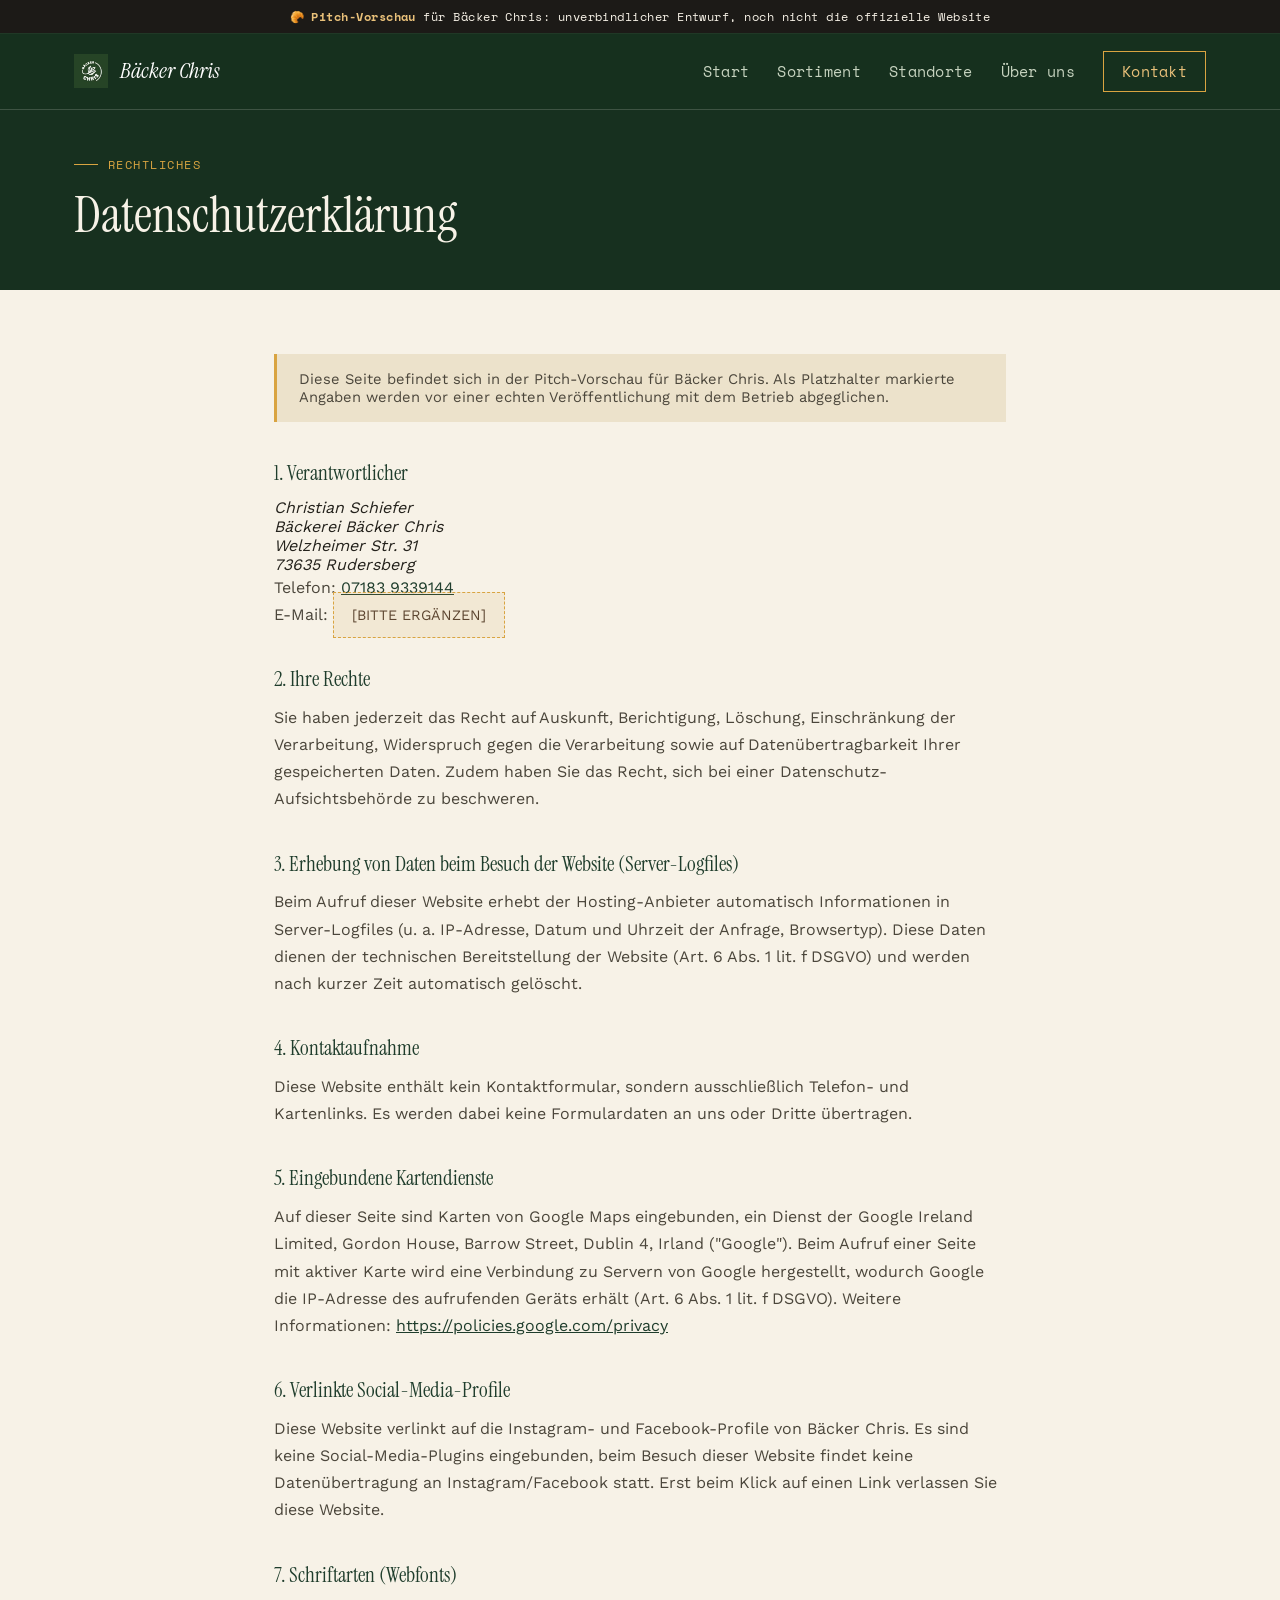
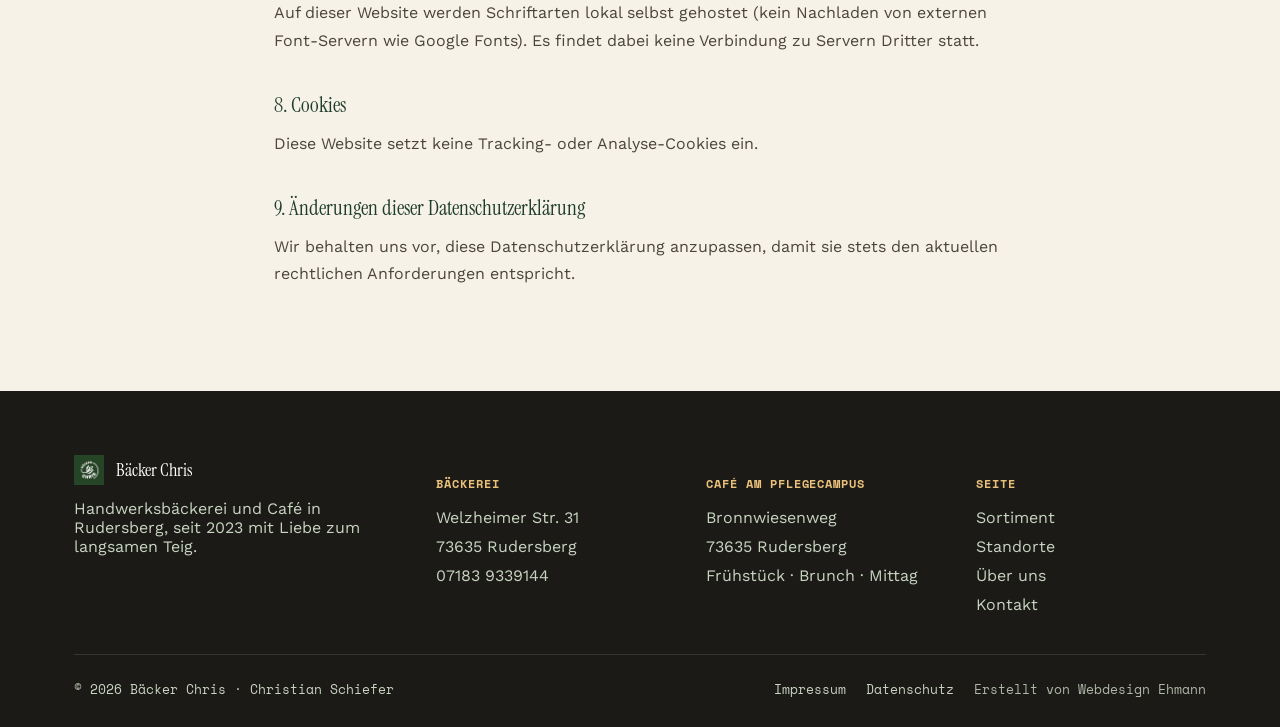
<file: datenschutz.html>
<!DOCTYPE html>
<html lang="de">
<head>
<meta charset="UTF-8">
<meta name="viewport" content="width=device-width, initial-scale=1.0">
<title>Datenschutz | Bäcker Chris Rudersberg</title>
<meta name="description" content="Datenschutzerklärung von Bäcker Chris, Christian Schiefer, Rudersberg.">
<link rel="icon" href="assets/images/favicon-32.png" type="image/png">
<link rel="apple-touch-icon" href="assets/images/apple-touch-icon.png">
<link rel="stylesheet" href="css/fonts.css">
<link rel="stylesheet" href="css/style.css">
</head>
<body>
<a class="skip-link" href="#main">Zum Inhalt springen</a>
<div class="pitch-banner">🥐 <strong>Pitch-Vorschau</strong> für Bäcker Chris: unverbindlicher Entwurf, noch nicht die offizielle Website</div>

<header class="site-nav">
  <div class="nav-main">
    <div class="container">
      <a class="brand" href="index.html">
        <img src="assets/images/logo.webp" alt="" width="34" height="34">
        Bäcker Chris
      </a>
      <nav class="nav-links" id="nav-links">
        <span class="nav-indicator" aria-hidden="true"></span>
        <a href="index.html">Start</a>
        <a href="sortiment.html">Sortiment</a>
        <a href="standorte.html">Standorte</a>
        <a href="ueber-uns.html">Über uns</a>
        <a href="kontakt.html" class="nav-cta">Kontakt</a>
      </nav>
      <button class="nav-toggle" aria-label="Menü öffnen" aria-expanded="false" aria-controls="nav-links"><span></span></button>
    </div>
  </div>
</header>

<main id="main">
  <div class="legal-hero">
    <div class="container">
      <span class="eyebrow">Rechtliches</span>
      <h1>Datenschutzerklärung</h1>
    </div>
  </div>

  <div class="legal-content">
    <div class="container">
      <div class="placeholder-note">Diese Seite befindet sich in der Pitch-Vorschau für Bäcker Chris. Als Platzhalter markierte Angaben werden vor einer echten Veröffentlichung mit dem Betrieb abgeglichen.</div>

      <h2>1. Verantwortlicher</h2>
      <address>
        Christian Schiefer<br>
        Bäckerei Bäcker Chris<br>
        Welzheimer Str. 31<br>
        73635 Rudersberg
      </address>
      <p>Telefon: <a href="tel:+4971839339144">07183 9339144</a><br>E-Mail: <span class="legal-placeholder">[BITTE ERGÄNZEN]</span></p>

      <h2>2. Ihre Rechte</h2>
      <p>Sie haben jederzeit das Recht auf Auskunft, Berichtigung, Löschung, Einschränkung der Verarbeitung, Widerspruch gegen die Verarbeitung sowie auf Datenübertragbarkeit Ihrer gespeicherten Daten. Zudem haben Sie das Recht, sich bei einer Datenschutz-Aufsichtsbehörde zu beschweren.</p>

      <h2>3. Erhebung von Daten beim Besuch der Website (Server-Logfiles)</h2>
      <p>Beim Aufruf dieser Website erhebt der Hosting-Anbieter automatisch Informationen in Server-Logfiles (u. a. IP-Adresse, Datum und Uhrzeit der Anfrage, Browsertyp). Diese Daten dienen der technischen Bereitstellung der Website (Art. 6 Abs. 1 lit. f DSGVO) und werden nach kurzer Zeit automatisch gelöscht.</p>

      <h2>4. Kontaktaufnahme</h2>
      <p>Diese Website enthält kein Kontaktformular, sondern ausschließlich Telefon- und Kartenlinks. Es werden dabei keine Formulardaten an uns oder Dritte übertragen.</p>

      <h2>5. Eingebundene Kartendienste</h2>
      <p>Auf dieser Seite sind Karten von Google Maps eingebunden, ein Dienst der Google Ireland Limited, Gordon House, Barrow Street, Dublin 4, Irland ("Google"). Beim Aufruf einer Seite mit aktiver Karte wird eine Verbindung zu Servern von Google hergestellt, wodurch Google die IP-Adresse des aufrufenden Geräts erhält (Art. 6 Abs. 1 lit. f DSGVO). Weitere Informationen: <a href="https://policies.google.com/privacy" target="_blank" rel="noopener">https://policies.google.com/privacy</a></p>

      <h2>6. Verlinkte Social-Media-Profile</h2>
      <p>Diese Website verlinkt auf die Instagram- und Facebook-Profile von Bäcker Chris. Es sind keine Social-Media-Plugins eingebunden, beim Besuch dieser Website findet keine Datenübertragung an Instagram/Facebook statt. Erst beim Klick auf einen Link verlassen Sie diese Website.</p>

      <h2>7. Schriftarten (Webfonts)</h2>
      <p>Auf dieser Website werden Schriftarten lokal selbst gehostet (kein Nachladen von externen Font-Servern wie Google Fonts). Es findet dabei keine Verbindung zu Servern Dritter statt.</p>

      <h2>8. Cookies</h2>
      <p>Diese Website setzt keine Tracking- oder Analyse-Cookies ein.</p>

      <h2>9. Änderungen dieser Datenschutzerklärung</h2>
      <p>Wir behalten uns vor, diese Datenschutzerklärung anzupassen, damit sie stets den aktuellen rechtlichen Anforderungen entspricht.</p>
    </div>
  </div>
</main>

<footer class="site-footer">
  <div class="container">
    <div class="footer-grid">
      <div>
        <div class="footer-brand"><img src="assets/images/logo.webp" alt="" width="32" height="32"> Bäcker Chris</div>
        <p>Handwerksbäckerei und Café in Rudersberg, seit 2023 mit Liebe zum langsamen Teig.</p>
      </div>
      <div class="footer-col"><h5>Bäckerei</h5><ul><li>Welzheimer Str. 31</li><li>73635 Rudersberg</li><li><a href="tel:+4971839339144">07183 9339144</a></li></ul></div>
      <div class="footer-col"><h5>Café am Pflegecampus</h5><ul><li>Bronnwiesenweg</li><li>73635 Rudersberg</li><li>Frühstück · Brunch · Mittag</li></ul></div>
      <div class="footer-col"><h5>Seite</h5><ul><li><a href="sortiment.html">Sortiment</a></li><li><a href="standorte.html">Standorte</a></li><li><a href="ueber-uns.html">Über uns</a></li><li><a href="kontakt.html">Kontakt</a></li></ul></div>
    </div>
    <div class="footer-bottom">
      <div>© 2026 Bäcker Chris · Christian Schiefer</div>
      <div style="display:flex; gap:20px; flex-wrap:wrap;">
        <a href="impressum.html">Impressum</a>
        <a href="datenschutz.html">Datenschutz</a>
        <a href="https://www.webdesign-ehmann.de" target="_blank" rel="noopener" class="footer-credit">Erstellt von Webdesign Ehmann</a>
      </div>
    </div>
  </div>
</footer>

<script src="js/main.js"></script>
</body>
</html>
</file>
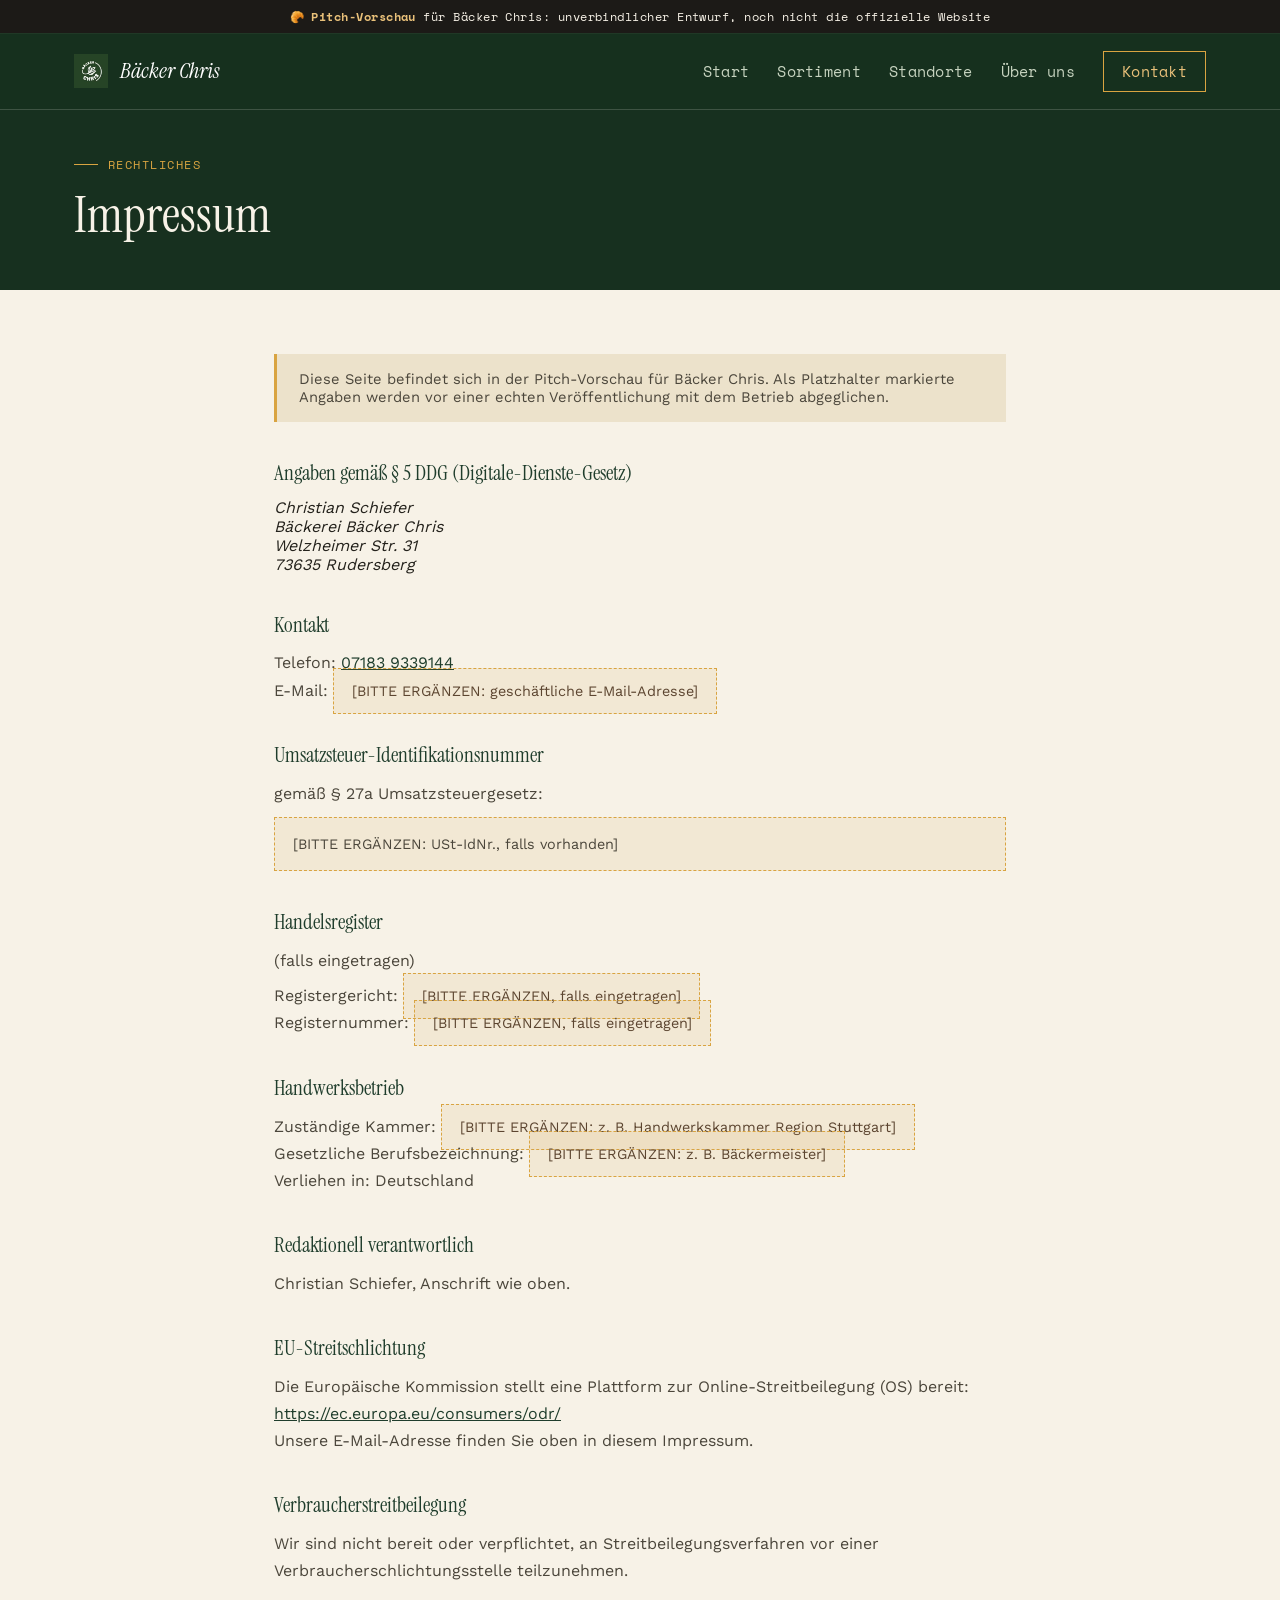
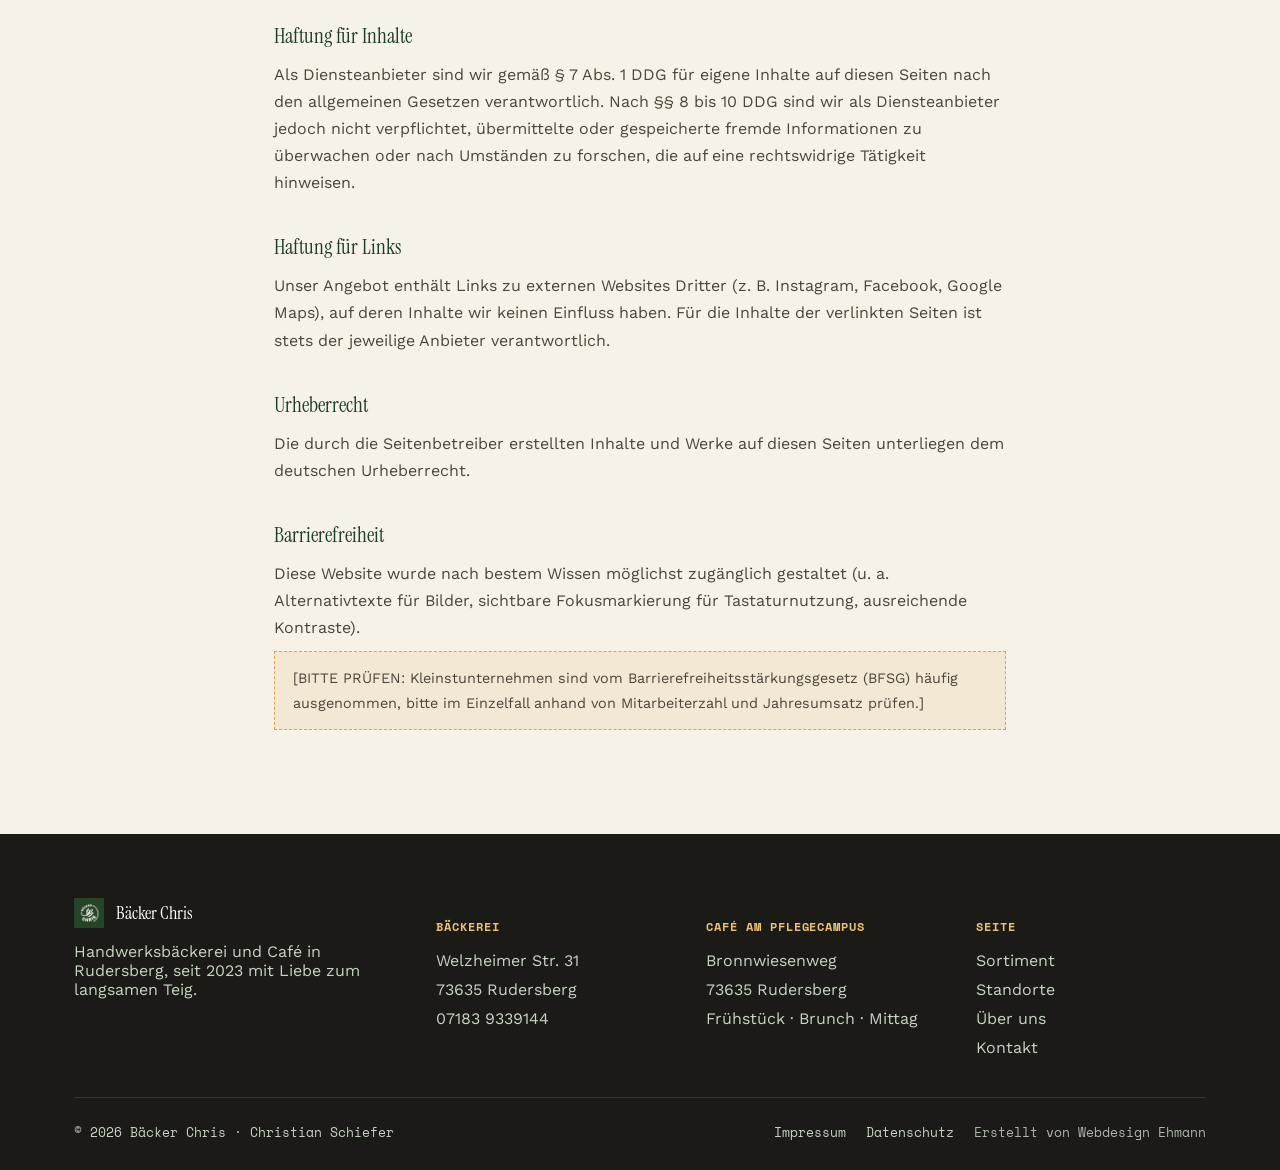
<file: impressum.html>
<!DOCTYPE html>
<html lang="de">
<head>
<meta charset="UTF-8">
<meta name="viewport" content="width=device-width, initial-scale=1.0">
<title>Impressum | Bäcker Chris Rudersberg</title>
<meta name="description" content="Impressum von Bäcker Chris, Christian Schiefer, Rudersberg. Angaben gemäß § 5 DDG.">
<link rel="icon" href="assets/images/favicon-32.png" type="image/png">
<link rel="apple-touch-icon" href="assets/images/apple-touch-icon.png">
<link rel="stylesheet" href="css/fonts.css">
<link rel="stylesheet" href="css/style.css">
</head>
<body>
<a class="skip-link" href="#main">Zum Inhalt springen</a>
<div class="pitch-banner">🥐 <strong>Pitch-Vorschau</strong> für Bäcker Chris: unverbindlicher Entwurf, noch nicht die offizielle Website</div>

<header class="site-nav">
  <div class="nav-main">
    <div class="container">
      <a class="brand" href="index.html">
        <img src="assets/images/logo.webp" alt="" width="34" height="34">
        Bäcker Chris
      </a>
      <nav class="nav-links" id="nav-links">
        <span class="nav-indicator" aria-hidden="true"></span>
        <a href="index.html">Start</a>
        <a href="sortiment.html">Sortiment</a>
        <a href="standorte.html">Standorte</a>
        <a href="ueber-uns.html">Über uns</a>
        <a href="kontakt.html" class="nav-cta">Kontakt</a>
      </nav>
      <button class="nav-toggle" aria-label="Menü öffnen" aria-expanded="false" aria-controls="nav-links"><span></span></button>
    </div>
  </div>
</header>

<main id="main">
  <div class="legal-hero">
    <div class="container">
      <span class="eyebrow">Rechtliches</span>
      <h1>Impressum</h1>
    </div>
  </div>

  <div class="legal-content">
    <div class="container">
      <div class="placeholder-note">Diese Seite befindet sich in der Pitch-Vorschau für Bäcker Chris. Als Platzhalter markierte Angaben werden vor einer echten Veröffentlichung mit dem Betrieb abgeglichen.</div>

      <h2>Angaben gemäß § 5 DDG (Digitale-Dienste-Gesetz)</h2>
      <address>
        Christian Schiefer<br>
        Bäckerei Bäcker Chris<br>
        Welzheimer Str. 31<br>
        73635 Rudersberg
      </address>

      <h2>Kontakt</h2>
      <p>
        Telefon: <a href="tel:+4971839339144">07183 9339144</a><br>
        E-Mail: <span class="legal-placeholder">[BITTE ERGÄNZEN: geschäftliche E-Mail-Adresse]</span>
      </p>

      <h2>Umsatzsteuer-Identifikationsnummer</h2>
      <p>gemäß § 27a Umsatzsteuergesetz:</p>
      <p class="legal-placeholder">[BITTE ERGÄNZEN: USt-IdNr., falls vorhanden]</p>

      <h2>Handelsregister</h2>
      <p>(falls eingetragen)</p>
      <p>
        Registergericht: <span class="legal-placeholder">[BITTE ERGÄNZEN, falls eingetragen]</span><br>
        Registernummer: <span class="legal-placeholder">[BITTE ERGÄNZEN, falls eingetragen]</span>
      </p>

      <h2>Handwerksbetrieb</h2>
      <p>
        Zuständige Kammer: <span class="legal-placeholder">[BITTE ERGÄNZEN: z. B. Handwerkskammer Region Stuttgart]</span><br>
        Gesetzliche Berufsbezeichnung: <span class="legal-placeholder">[BITTE ERGÄNZEN: z. B. Bäckermeister]</span><br>
        Verliehen in: Deutschland
      </p>

      <h2>Redaktionell verantwortlich</h2>
      <p>Christian Schiefer, Anschrift wie oben.</p>

      <h2>EU-Streitschlichtung</h2>
      <p>Die Europäische Kommission stellt eine Plattform zur Online-Streitbeilegung (OS) bereit: <a href="https://ec.europa.eu/consumers/odr/" target="_blank" rel="noopener">https://ec.europa.eu/consumers/odr/</a><br>Unsere E-Mail-Adresse finden Sie oben in diesem Impressum.</p>

      <h2>Verbraucherstreitbeilegung</h2>
      <p>Wir sind nicht bereit oder verpflichtet, an Streitbeilegungsverfahren vor einer Verbraucherschlichtungsstelle teilzunehmen.</p>

      <h2>Haftung für Inhalte</h2>
      <p>Als Diensteanbieter sind wir gemäß § 7 Abs. 1 DDG für eigene Inhalte auf diesen Seiten nach den allgemeinen Gesetzen verantwortlich. Nach §§ 8 bis 10 DDG sind wir als Diensteanbieter jedoch nicht verpflichtet, übermittelte oder gespeicherte fremde Informationen zu überwachen oder nach Umständen zu forschen, die auf eine rechtswidrige Tätigkeit hinweisen.</p>

      <h2>Haftung für Links</h2>
      <p>Unser Angebot enthält Links zu externen Websites Dritter (z. B. Instagram, Facebook, Google Maps), auf deren Inhalte wir keinen Einfluss haben. Für die Inhalte der verlinkten Seiten ist stets der jeweilige Anbieter verantwortlich.</p>

      <h2>Urheberrecht</h2>
      <p>Die durch die Seitenbetreiber erstellten Inhalte und Werke auf diesen Seiten unterliegen dem deutschen Urheberrecht.</p>

      <h2>Barrierefreiheit</h2>
      <p>Diese Website wurde nach bestem Wissen möglichst zugänglich gestaltet (u. a. Alternativtexte für Bilder, sichtbare Fokusmarkierung für Tastaturnutzung, ausreichende Kontraste).</p>
      <p class="legal-placeholder">[BITTE PRÜFEN: Kleinstunternehmen sind vom Barrierefreiheitsstärkungsgesetz (BFSG) häufig ausgenommen, bitte im Einzelfall anhand von Mitarbeiterzahl und Jahresumsatz prüfen.]</p>
    </div>
  </div>
</main>

<footer class="site-footer">
  <div class="container">
    <div class="footer-grid">
      <div>
        <div class="footer-brand"><img src="assets/images/logo.webp" alt="" width="32" height="32"> Bäcker Chris</div>
        <p>Handwerksbäckerei und Café in Rudersberg, seit 2023 mit Liebe zum langsamen Teig.</p>
      </div>
      <div class="footer-col"><h5>Bäckerei</h5><ul><li>Welzheimer Str. 31</li><li>73635 Rudersberg</li><li><a href="tel:+4971839339144">07183 9339144</a></li></ul></div>
      <div class="footer-col"><h5>Café am Pflegecampus</h5><ul><li>Bronnwiesenweg</li><li>73635 Rudersberg</li><li>Frühstück · Brunch · Mittag</li></ul></div>
      <div class="footer-col"><h5>Seite</h5><ul><li><a href="sortiment.html">Sortiment</a></li><li><a href="standorte.html">Standorte</a></li><li><a href="ueber-uns.html">Über uns</a></li><li><a href="kontakt.html">Kontakt</a></li></ul></div>
    </div>
    <div class="footer-bottom">
      <div>© 2026 Bäcker Chris · Christian Schiefer</div>
      <div style="display:flex; gap:20px; flex-wrap:wrap;">
        <a href="impressum.html">Impressum</a>
        <a href="datenschutz.html">Datenschutz</a>
        <a href="https://www.webdesign-ehmann.de" target="_blank" rel="noopener" class="footer-credit">Erstellt von Webdesign Ehmann</a>
      </div>
    </div>
  </div>
</footer>

<script src="js/main.js"></script>
</body>
</html>
</file>
<file: css/fonts.css>
/*
  Selbst gehostete Schriften (DSGVO: keine Google-Fonts-CDN-Anfragen zur Laufzeit).
  Work Sans ist ein Variable Font (ein File deckt den kompletten Schnittbereich ab);
  Instrument Serif und Space Mono existieren bei Google nur als statische Schnitte.
*/

@font-face {
  font-family: 'Instrument Serif';
  font-style: normal;
  font-weight: 400;
  font-display: swap;
  src: url('../assets/fonts/instrument-serif-400.woff2') format('woff2');
}

@font-face {
  font-family: 'Instrument Serif';
  font-style: italic;
  font-weight: 400;
  font-display: swap;
  src: url('../assets/fonts/instrument-serif-italic.woff2') format('woff2');
}

@font-face {
  font-family: 'Work Sans';
  font-style: normal;
  font-weight: 300 800;
  font-display: swap;
  src: url('../assets/fonts/work-sans-variable.woff2') format('woff2-variations');
}

@font-face {
  font-family: 'Space Mono';
  font-style: normal;
  font-weight: 400;
  font-display: swap;
  src: url('../assets/fonts/space-mono-400.woff2') format('woff2');
}

@font-face {
  font-family: 'Space Mono';
  font-style: normal;
  font-weight: 700;
  font-display: swap;
  src: url('../assets/fonts/space-mono-700.woff2') format('woff2');
}
</file>
<file: css/style.css>
﻿/* ============ Tokens ============ */
:root {
  --green: #1f3d2c;
  --green-light: #2f5741;
  --green-dark: #17301f;
  --steel: #1c1a17;
  --steel-light: #45423c;
  --gold: #d9a441;
  --gold-light: #e9c17a;
  --gold-muted: #c98f2e;
  --cream: #f7f2e7;
  --cream-dark: #ece2cb;
  --wood: #8a6a4a;
  --wood-dark: #5c4530;
  --white: #ffffff;

  --text: #24221c;
  --text-light: #4b463b;
  --text-on-dark: #f7f2e7;
  --text-on-dark-light: #c7d4c0;

  --font-display: 'Instrument Serif', Georgia, serif;
  --font-sans: 'Work Sans', Arial, sans-serif;
  --font-mono: 'Space Mono', 'Courier New', monospace;

  --shadow-sm: 0 2px 8px rgba(32, 30, 27, 0.08);
  --shadow-md: 0 8px 28px rgba(32, 30, 27, 0.14);

  --radius: 100px;
  --transition: 0.35s cubic-bezier(0.4, 0, 0.2, 1);
  --container: 1180px;
}

/* ============ Reset ============ */
*, *::before, *::after { box-sizing: border-box; font-synthesis-weight: none; }
html { scroll-behavior: smooth; }
@media (prefers-reduced-motion: reduce) {
  html { scroll-behavior: auto; }
  *, *::before, *::after { animation-duration: 0.001ms !important; animation-iteration-count: 1 !important; transition-duration: 0.001ms !important; }
}
body {
  margin: 0;
  font-family: var(--font-sans);
  color: var(--text);
  background: var(--cream);
  -webkit-font-smoothing: antialiased;
  overflow-x: hidden;
}
img { max-width: 100%; display: block; }
a { color: inherit; text-decoration: none; }
ul { list-style: none; margin: 0; padding: 0; }
h1, h2, h3, h4 { font-family: var(--font-display); margin: 0; font-weight: 400; line-height: 1.05; }
p { margin: 0; }
button { font-family: inherit; cursor: pointer; }
.container { max-width: var(--container); margin: 0 auto; padding: 0 24px; }

/* ============ Pitch-Vorschau-Banner ============ */
.pitch-banner {
  background: var(--steel);
  color: var(--text-on-dark);
  font-family: var(--font-mono);
  font-size: 0.72rem;
  letter-spacing: 0.04em;
  text-align: center;
  padding: 8px 16px;
}
.pitch-banner strong { color: var(--gold-light); }

/* ============ Nav (glassmorphism, floats over hero/page-hero) ============ */
.site-nav { position: sticky; top: 0; z-index: 100; margin-bottom: -76px; }
.nav-main {
  background: rgba(23, 48, 31, 0.96);
  border-bottom: 1px solid rgba(244, 241, 232, 0.18);
}
.nav-main .container {
  display: flex;
  align-items: center;
  justify-content: space-between;
  height: 76px;
}
.brand {
  display: flex;
  align-items: center;
  gap: 12px;
  font-family: var(--font-display);
  font-style: italic;
  font-weight: 600;
  font-size: 1.35rem;
  color: var(--white);
}
.brand img { width: 34px; height: 34px; }
.nav-links {
  position: relative;
  display: flex;
  gap: 28px;
  align-items: center;
}
.nav-indicator {
  position: absolute;
  top: 50%;
  left: 0;
  height: 34px;
  width: 0;
  transform: translateY(-50%);
  background: rgba(244, 241, 232, 0.14);
  border: 1px solid rgba(244, 241, 232, 0.16);
  opacity: 0;
  transition: left var(--transition), width var(--transition), opacity 0.2s;
  pointer-events: none;
  z-index: 0;
}
@media (max-width: 860px) { .nav-indicator { display: none; } }
.nav-links a {
  position: relative;
  z-index: 1;
  font-size: 0.92rem;
  font-weight: 500;
  padding: 6px 0;
  font-family: var(--font-mono);
  letter-spacing: 0.02em;
  color: var(--text-on-dark-light);
  transition: color var(--transition);
}
.nav-links a:hover, .nav-links a[aria-current="page"] { color: var(--white); }
.nav-cta {
  border: 1.5px solid var(--gold);
  padding: 9px 18px !important;
  color: var(--gold-light) !important;
}
.nav-cta:hover { background: var(--gold); color: var(--steel) !important; }
.nav-toggle {
  display: none;
  background: none;
  border: none;
  width: 44px;
  height: 44px;
  position: relative;
}
.nav-toggle span {
  position: absolute;
  left: 10px;
  right: 10px;
  top: 21px;
  height: 2px;
  background: var(--cream);
  transition: transform var(--transition), opacity var(--transition);
}
.nav-toggle span::before, .nav-toggle span::after {
  content: '';
  position: absolute;
  left: 0;
  right: 0;
  height: 2px;
  background: var(--cream);
  transition: transform var(--transition), opacity var(--transition);
}
.nav-toggle span::before { top: -8px; }
.nav-toggle span::after { top: 8px; }
.nav-toggle[aria-expanded="true"] span { background: transparent; }
.nav-toggle[aria-expanded="true"] span::before { transform: translateY(8px) rotate(45deg); }
.nav-toggle[aria-expanded="true"] span::after { transform: translateY(-8px) rotate(-45deg); }

@media (max-width: 860px) {
  .nav-toggle { display: block; }
  .nav-links {
    position: absolute;
    top: 100%;
    left: 0;
    right: 0;
    height: 100vh;
    flex-direction: column;
    align-items: flex-start;
    justify-content: flex-start;
    padding: 32px 24px;
    gap: 4px;
    background: var(--green-dark);
    transform: translateX(100%);
    transition: transform var(--transition);
  }
  .nav-links.open { transform: translateX(0); }
  .nav-links a { color: var(--text-on-dark); width: 100%; font-size: 1.2rem; padding: 16px 0; border-bottom: 1px solid rgba(244,241,232,0.12); }
  .nav-cta { border-color: rgba(244,241,232,0.4); color: var(--text-on-dark) !important; margin-top: 12px; text-align: center; }
}

/* ============ Buttons ============ */
.btn {
  display: inline-flex;
  align-items: center;
  gap: 10px;
  padding: 15px 28px;
  border-radius: var(--radius);
  font-weight: 700;
  font-size: 1.02rem;
  letter-spacing: 0.01em;
  font-family: var(--font-sans);
  border: 2px solid transparent;
  position: relative;
  overflow: hidden;
  isolation: isolate;
  cursor: pointer;
  transition: transform 0.4s cubic-bezier(0.34, 1.56, 0.64, 1), box-shadow 0.35s ease, background 0.35s ease, color 0.3s ease, border-color 0.3s ease;
}
.btn:active { transform: scale(0.97) translateY(1px); }

.btn-primary {
  background: var(--gold);
  color: var(--steel);
  border-color: var(--gold);
  box-shadow: 0 4px 0 rgba(0,0,0,0.22);
}
.btn-primary:hover { background: var(--gold-light); border-color: var(--gold-light); transform: translateY(-2px); box-shadow: 0 6px 0 rgba(0,0,0,0.22); }
.btn-primary:active { transform: translateY(2px); box-shadow: 0 1px 0 rgba(0,0,0,0.22); }

.btn-ghost { border-color: var(--text-on-dark); color: var(--text-on-dark); background: rgba(16,28,20,0.45); backdrop-filter: blur(4px); -webkit-backdrop-filter: blur(4px); }
.btn-ghost:hover { border-color: var(--text-on-dark); background: rgba(244,241,232,0.12); transform: translateY(-2px); box-shadow: 0 12px 24px -12px rgba(0,0,0,0.45); }

.btn-outline { border-color: var(--green); color: var(--green); }
.btn-outline:hover { background: var(--green); color: var(--text-on-dark); transform: translateY(-2px); box-shadow: 0 12px 24px -12px rgba(31,61,44,0.4); }

.btn-text { font-family: var(--font-mono); font-size: 0.92rem; border-bottom: 1.5px solid var(--gold); padding-bottom: 3px; display: inline-flex; gap: 8px; }
.btn-text:hover { color: var(--green); border-color: var(--green); }

.btn__ripple {
  position: absolute;
  border-radius: 50%;
  background: rgba(255,255,255,0.55);
  transform: translate(-50%, -50%) scale(0);
  pointer-events: none;
  animation: btn-ripple 0.6s ease-out forwards;
}
@keyframes btn-ripple {
  to { transform: translate(-50%, -50%) scale(1); opacity: 0; }
}
@media (prefers-reduced-motion: reduce) {
  .btn, .btn-primary::before { transition: none; }
  .btn__ripple { display: none; }
}

/* ============ Eyebrow / section headers ============ */
.eyebrow {
  font-family: var(--font-mono);
  font-size: 0.78rem;
  letter-spacing: 0.12em;
  text-transform: uppercase;
  color: var(--gold);
  display: inline-flex;
  align-items: center;
  gap: 10px;
  margin-bottom: 14px;
}
.eyebrow::before { content: ''; width: 24px; height: 1px; background: var(--gold); }

section { padding: 0; }

/* ============ Hero ============ */
.hero {
  position: relative;
  min-height: 100vh;
  display: grid;
  color: var(--text-on-dark);
  overflow: hidden;
}
.hero__bg { position: absolute; inset: 0; z-index: 0; }
.hero__bg img { width: 100%; height: 100%; object-fit: cover; object-position: 55% 35%; }
.hero__bg::after {
  content: '';
  position: absolute;
  inset: 0;
  background:
    linear-gradient(200deg, rgba(22,38,15,0.9) 8%, rgba(22,38,15,0.35) 42%, rgba(20,18,16,0.25) 70%, rgba(20,18,16,0.7) 100%),
    linear-gradient(90deg, rgba(14,24,17,0.72) 0%, rgba(14,24,17,0.45) 45%, rgba(14,24,17,0) 75%);
}
.hero__grid {
  position: relative;
  z-index: 1;
  max-width: var(--container);
  margin: 0 auto;
  padding: 96px 24px 72px;
  width: 100%;
  min-height: 100vh;
  display: flex;
  flex-direction: column;
  justify-content: flex-end;
}
.hero__main { max-width: 640px; }
.hero__trust { display: flex; gap: 10px; flex-wrap: wrap; margin-bottom: 22px; }
.glass-chip {
  display: inline-flex;
  align-items: center;
  gap: 7px;
  background: rgba(244, 241, 232, 0.16);
  backdrop-filter: blur(10px) saturate(180%);
  -webkit-backdrop-filter: blur(10px) saturate(180%);
  border: 1.5px solid rgba(217, 164, 65, 0.55);
  padding: 10px 20px;
  font-family: var(--font-mono);
  font-size: 0.82rem;
  font-weight: 600;
  color: var(--text-on-dark-light);
  box-shadow: 0 6px 18px -8px rgba(0,0,0,0.5), 0 0 0 1px rgba(255,255,255,0.05) inset;
}
.glass-chip__star { color: var(--gold); font-size: 0.95rem; }
.glass-chip strong { color: var(--gold-light); font-weight: 700; }
.hero h1 {
  font-size: clamp(3.1rem, 7.4vw, 5.6rem);
  text-wrap: balance;
  max-width: 15ch;
  background: linear-gradient(90deg, var(--cream) 0%, var(--gold) 45%, #a9c79a 75%, var(--gold) 100%);
  -webkit-background-clip: text;
  background-clip: text;
  color: transparent;
}
.hero h1 em { font-style: italic; }
.hero p.lede { max-width: 46ch; font-size: 1.25rem; line-height: 1.6; color: var(--cream); text-shadow: 0 1px 12px rgba(0,0,0,0.5); margin-top: 20px; }
.hero__actions { display: flex; gap: 20px; margin-top: 32px; flex-wrap: wrap; }
@media (max-width: 700px) {
  .hero__grid { padding: 108px 20px 48px; }
}

@keyframes fade-slide-up { from { opacity: 0; transform: translateY(22px); } to { opacity: 1; transform: translateY(0); } }
.hero__trust, .hero h1, .hero p.lede, .hero__actions {
  animation: fade-slide-up 0.8s cubic-bezier(0.16, 1, 0.3, 1) both;
}
.hero h1 { animation-delay: 0.08s; }
.hero p.lede { animation-delay: 0.18s; }
.hero__actions { animation-delay: 0.28s; }
@media (prefers-reduced-motion: reduce) {
  .hero__trust, .hero h1, .hero p.lede, .hero__actions { animation: none; }
}

/* ============ Gradient headline text (Landingpage-Signatur) ============ */
.grad-text {
  background: linear-gradient(90deg, var(--green) 0%, var(--gold-muted) 45%, #6b9e78 75%, var(--gold-muted) 100%);
  -webkit-background-clip: text;
  background-clip: text;
  color: transparent;
}
.grad-text--on-dark {
  background: linear-gradient(90deg, var(--cream) 0%, var(--gold) 45%, #a9c79a 75%, var(--gold) 100%);
  -webkit-background-clip: text;
  background-clip: text;
  color: transparent;
}
.eyebrow--on-light { color: var(--gold-muted); }
.eyebrow--on-light::before { background: var(--gold-muted); }

/* ============ Arch media (asymmetrischer Signatur-Radius) ============ */
.arch-media { border-radius: 24px 220px 24px 220px; overflow: hidden; }
.arch-media--mirror { border-radius: 220px 24px 220px 24px; }
@media (max-width: 700px) {
  .arch-media, .arch-media--mirror { border-radius: 24px 90px 24px 90px; }
}

/* ============ Split grid (Text | Media, zwei Spalten) ============ */
.split-grid { display: grid; grid-template-columns: 0.85fr 1.15fr; gap: 64px; align-items: center; }
.split-grid__media { position: relative; }
.split-grid__media img { width: 100%; height: 100%; object-fit: cover; display: block; }
@media (max-width: 900px) {
  .split-grid { grid-template-columns: 1fr !important; gap: 32px; }
}

.about-badge {
  position: absolute;
  bottom: -24px;
  right: -20px;
  background: var(--gold);
  color: var(--green-dark);
  border-radius: 50%;
  width: 128px;
  height: 128px;
  display: flex;
  flex-direction: column;
  align-items: center;
  justify-content: center;
  text-align: center;
  box-shadow: var(--shadow-md);
}
.about-badge strong { font-family: var(--font-display); font-size: 2rem; line-height: 1; }
.about-badge span { font-family: var(--font-mono); font-size: 0.68rem; font-weight: 700; letter-spacing: 0.05em; margin-top: 4px; }
@media (max-width: 700px) {
  .about-badge { width: 104px; height: 104px; bottom: -16px; right: -12px; }
  .about-badge strong { font-size: 1.6rem; }
}

/* ============ Wochen-Spotlight (Startseite) ============ */
.weekly-spotlight {
  position: relative;
  display: flex;
  align-items: center;
  gap: 32px;
  flex-wrap: wrap;
  border-radius: 32px 120px 32px 120px;
  padding: 44px 48px;
  box-shadow: var(--shadow-md);
  overflow: hidden;
  color: var(--text-on-dark);
}
.weekly-spotlight__bg { position: absolute; inset: 0; z-index: 0; }
.weekly-spotlight__bg img { width: 100%; height: 100%; object-fit: cover; filter: blur(4px); transform: scale(1.08); }
.weekly-spotlight__bg::after {
  content: '';
  position: absolute;
  inset: 0;
  background: linear-gradient(115deg, rgba(23,48,31,0.9) 25%, rgba(23,48,31,0.6) 70%, rgba(23,48,31,0.4) 100%);
}
.weekly-spotlight__pulse {
  position: relative;
  z-index: 1;
  display: inline-flex;
  align-items: center;
  gap: 8px;
  font-family: var(--font-mono);
  font-size: 0.72rem;
  font-weight: 700;
  letter-spacing: 0.08em;
  text-transform: uppercase;
  color: var(--gold-light);
  margin-bottom: 8px;
}
.weekly-spotlight__pulse::before {
  content: '';
  width: 9px; height: 9px;
  border-radius: 50%;
  background: var(--gold);
  box-shadow: 0 0 0 0 rgba(217,164,65,0.6);
  animation: pulse-dot 1.8s ease-out infinite;
}
@keyframes pulse-dot {
  0% { box-shadow: 0 0 0 0 rgba(217,164,65,0.55); }
  70% { box-shadow: 0 0 0 11px rgba(217,164,65,0); }
  100% { box-shadow: 0 0 0 0 rgba(217,164,65,0); }
}
.weekly-spotlight__badge {
  position: relative;
  z-index: 1;
  flex-shrink: 0;
  width: 80px; height: 80px;
  border-radius: 50%;
  background: var(--gold);
  color: var(--green-dark);
  display: flex;
  align-items: center;
  justify-content: center;
  box-shadow: 0 10px 24px -8px rgba(0,0,0,0.5);
}
.weekly-spotlight__badge svg { width: 36px; height: 36px; }
.weekly-spotlight__body { position: relative; z-index: 1; flex: 1; min-width: 240px; }
.weekly-spotlight__body h3 {
  font-size: clamp(1.6rem, 3vw, 2.1rem);
  margin: 0 0 10px;
  background: linear-gradient(90deg, var(--cream) 0%, var(--gold) 55%, #a9c79a 100%);
  -webkit-background-clip: text;
  background-clip: text;
  color: transparent;
}
.weekly-spotlight__body p { color: var(--text-on-dark-light); max-width: 54ch; font-size: 1.02rem; line-height: 1.6; }
.weekly-spotlight .btn-primary { position: relative; z-index: 1; flex-shrink: 0; }
@media (max-width: 700px) {
  .weekly-spotlight { padding: 32px 28px; border-radius: 28px 60px 28px 60px; }
}
@media (prefers-reduced-motion: reduce) {
  .weekly-spotlight__pulse::before { animation: none; }
}

/* ============ Sortiment-Marquee (Landingpage) ============ */
.sortiment-marquee { overflow: hidden; margin-top: 44px; padding: 16px 6px; }
.sortiment-marquee__track {
  display: flex;
  gap: 24px;
  width: max-content;
  animation: sortiment-scroll 32s linear infinite;
}
.sortiment-marquee:hover .sortiment-marquee__track,
.sortiment-marquee:focus-within .sortiment-marquee__track { animation-play-state: paused; }
.sortiment-card {
  position: relative;
  isolation: isolate;
  display: block;
  flex-shrink: 0;
  width: 260px;
  background: var(--green-light);
  border-radius: 180px 180px 16px 16px;
  text-align: center;
  padding-bottom: 28px;
  cursor: pointer;
  transition: transform 0.4s cubic-bezier(0.34, 1.56, 0.64, 1);
}
.sortiment-card::before {
  content: '';
  position: absolute;
  inset: -3px;
  z-index: -1;
  border-radius: inherit;
  padding: 2.5px;
  background: linear-gradient(90deg, var(--cream) 0%, var(--gold) 45%, #a9c79a 75%, var(--gold) 100%);
  -webkit-mask: linear-gradient(#fff 0 0) content-box, linear-gradient(#fff 0 0);
  -webkit-mask-composite: xor;
  mask: linear-gradient(#fff 0 0) content-box, linear-gradient(#fff 0 0);
  mask-composite: exclude;
  opacity: 0;
  transition: opacity 0.4s ease;
}
.sortiment-card:hover { transform: translateY(-8px); }
.sortiment-card:hover::before { opacity: 1; }
.sortiment-card__media { height: 230px; border-radius: 180px 180px 0 0; overflow: hidden; }
.sortiment-card__media img { width: 100%; height: 100%; object-fit: cover; display: block; }
.sortiment-card h3 { font-size: 1.6rem; color: var(--white); margin: 20px 0 6px; }
.sortiment-card p { font-size: 0.85rem; color: var(--text-on-dark-light); padding: 0 18px; }
@media (prefers-reduced-motion: reduce) {
  .sortiment-card { transition: none; }
  .sortiment-card::before { transition: none; }
}
@keyframes sortiment-scroll { from { transform: translateX(0); } to { transform: translateX(-50%); } }
@media (prefers-reduced-motion: reduce) {
  .sortiment-marquee__track { animation: none; flex-wrap: wrap; justify-content: center; }
}

/* ============ Testimonial-Marquee (Wall of Love, Landingpage) ============ */
.reviews-marquee { overflow: hidden; margin-top: 48px; }
.reviews-marquee__track {
  display: flex;
  gap: 24px;
  width: max-content;
  animation: reviews-scroll 36s linear infinite;
}
.reviews-marquee:hover .reviews-marquee__track,
.reviews-marquee:focus-within .reviews-marquee__track { animation-play-state: paused; }
.testimonial-card {
  flex-shrink: 0;
  width: 340px;
  background: var(--cream);
  border: 1px solid var(--cream-dark);
  border-radius: 24px 24px 90px 24px;
  padding: 32px 30px;
}
.testimonial-card__head { display: flex; align-items: center; gap: 12px; margin-bottom: 16px; }
.testimonial-card__avatar {
  flex-shrink: 0;
  width: 40px; height: 40px;
  border-radius: 50%;
  background: var(--green);
  color: var(--gold-light);
  display: flex; align-items: center; justify-content: center;
}
.testimonial-card__avatar svg { width: 18px; height: 18px; }
.testimonial-card__stars { color: var(--gold); font-size: 14px; letter-spacing: 2px; }
.testimonial-card p { font-family: var(--font-display); font-style: italic; font-size: 1.3rem; line-height: 1.45; color: var(--green); margin-bottom: 16px; }
.testimonial-card cite { font-style: normal; font-family: var(--font-mono); font-size: 0.82rem; color: var(--text-light); }
@keyframes reviews-scroll { from { transform: translateX(-50%); } to { transform: translateX(0); } }
@media (prefers-reduced-motion: reduce) {
  .reviews-marquee__track { animation: none; flex-wrap: wrap; justify-content: center; }
}
@media (max-width: 700px) { .testimonial-card { width: 280px; } }

/* ============ Scroll-Timeline (Ãœber-uns-Teaser, Startseite) ============ */
.about-sticky { position: sticky; top: 120px; align-self: start; }
.timeline { position: relative; }
.timeline__item { position: relative; padding-left: 56px; padding-bottom: 44px; }
.timeline__item:last-child { padding-bottom: 0; }
.timeline__item::before {
  content: '';
  position: absolute;
  left: 15px; top: 34px; bottom: -12px;
  width: 2px;
  background: var(--cream-dark);
}
.timeline__item:last-child::before { display: none; }
.timeline__dot {
  position: absolute; left: 0; top: 2px;
  width: 32px; height: 32px;
  border-radius: 50%;
  background: var(--cream);
  border: 2px solid var(--gold);
  display: flex; align-items: center; justify-content: center;
}
.timeline__dot::after { content: ''; width: 8px; height: 8px; border-radius: 50%; background: var(--gold); }
.timeline__year { font-family: var(--font-mono); font-size: 0.78rem; font-weight: 700; letter-spacing: 0.06em; color: var(--gold-muted); margin-bottom: 6px; }
.timeline__body h3 { font-size: 1.5rem; color: var(--green); margin-bottom: 8px; }
.timeline__body p { font-size: 1rem; line-height: 1.6; color: var(--text-light); max-width: 46ch; }
.timeline__fill {
  position: absolute;
  left: 14px; top: 18px;
  width: 4px; height: 0;
  border-radius: 2px;
  background: linear-gradient(180deg, var(--gold) 0%, var(--green) 90%);
  opacity: 0;
  transition: opacity 0.2s ease;
}
@media (max-width: 900px) {
  .about-sticky { position: static; margin-bottom: 40px; }
}
@media (prefers-reduced-motion: reduce) {
  .timeline__fill { display: none; }
}

/* ============ Menu list (Sortiment, editorial not cards) ============ */
.menu-list { margin-top: 8px; }
.menu-row {
  display: flex;
  justify-content: space-between;
  align-items: baseline;
  gap: 24px;
  padding: 20px 0;
  border-bottom: 1px solid var(--cream-dark);
}
.on-dark .menu-row { border-bottom-color: rgba(244,241,232,0.15); }
.menu-row__name { font-family: var(--font-display); font-size: 1.25rem; color: var(--green); flex-shrink: 0; }
.on-dark .menu-row__name { color: var(--white); }
.menu-row__rule { flex: 1; border-bottom: 1px dotted var(--wood); opacity: 0.4; transform: translateY(-6px); }
.menu-row__desc { font-size: 0.95rem; color: var(--text-light); text-align: right; max-width: 34ch; }
.on-dark .menu-row__desc { color: var(--text-on-dark-light); }
.menu-row__tag {
  font-family: var(--font-mono);
  font-size: 0.68rem;
  text-transform: uppercase;
  letter-spacing: 0.06em;
  color: var(--gold);
  border: 1px solid var(--gold);
  padding: 3px 8px;
  margin-left: 10px;
  white-space: nowrap;
}
@media (max-width: 620px) {
  .menu-row { flex-wrap: wrap; }
  .menu-row__rule { display: none; }
  .menu-row__desc { text-align: left; max-width: none; }
}
.note-marginal {
  margin-top: 32px;
  font-family: var(--font-mono);
  font-size: 0.85rem;
  color: var(--wood-dark);
  border-left: 2px solid var(--gold);
  padding-left: 16px;
}
.on-dark .note-marginal { color: var(--text-on-dark-light); border-color: var(--gold-light); }

/* ============ Kategorie-Sprungnavigation (Sortiment) ============ */
section[id] { scroll-margin-top: 140px; }
.category-nav-bar {
  position: sticky;
  top: 76px;
  z-index: 50;
  background: rgba(247, 242, 231, 0.92);
  backdrop-filter: blur(12px) saturate(160%);
  -webkit-backdrop-filter: blur(12px) saturate(160%);
  border-bottom: 1px solid var(--cream-dark);
  padding: 16px 0;
}
.category-nav {
  display: flex;
  gap: 10px;
  overflow-x: auto;
  -webkit-overflow-scrolling: touch;
  scrollbar-width: none;
}
.category-nav::-webkit-scrollbar { display: none; }
.category-nav a {
  flex-shrink: 0;
  font-family: var(--font-mono);
  font-size: 0.82rem;
  font-weight: 600;
  padding: 10px 18px;
  border-radius: 100px;
  border: 1.5px solid var(--cream-dark);
  color: var(--green);
  transition: background 0.3s ease, border-color 0.3s ease, color 0.3s ease, transform 0.3s ease;
}
.category-nav a:hover { background: var(--green); border-color: var(--green); color: var(--text-on-dark); transform: translateY(-2px); }

/* ============ Zigzag (Brot-Vorstellungsrunde) ============ */
.zigzag-row {
  display: grid;
  grid-template-columns: 1fr 1fr;
  gap: 64px;
  align-items: center;
  padding: 72px 0;
  border-top: 1px solid var(--cream-dark);
}
.zigzag-row:first-child { border-top: none; }
.zigzag-row.reverse .zigzag-media { order: 2; }
.zigzag-row.reverse .zigzag-text { order: 1; }
.zigzag-media img { width: 100%; aspect-ratio: 3/4; object-fit: cover; box-shadow: var(--shadow-md); }
.zigzag-media.arch-media, .zigzag-media.arch-media--mirror { height: 460px; box-shadow: var(--shadow-md); }
.zigzag-media.arch-media img, .zigzag-media.arch-media--mirror img { aspect-ratio: auto; height: 100%; box-shadow: none; }
.zigzag-text__num { font-family: var(--font-mono); font-size: 0.8rem; color: var(--gold); display: block; margin-bottom: 10px; }
.zigzag-text h2, .zigzag-text h3 { font-size: clamp(1.85rem, 3.5vw, 2.65rem); margin-bottom: 14px; }
.zigzag-text h2:not(.grad-text):not(.grad-text--on-dark), .zigzag-text h3:not(.grad-text):not(.grad-text--on-dark) { color: var(--green); }
.on-dark .zigzag-text h2:not(.grad-text):not(.grad-text--on-dark), .on-dark .zigzag-text h3:not(.grad-text):not(.grad-text--on-dark) { color: var(--white); }
.zigzag-text .menu-list { margin-top: 20px; }
.zigzag-text p { font-size: 1.02rem; line-height: 1.65; color: var(--text-light); max-width: 46ch; }
@media (max-width: 760px) {
  .zigzag-row { grid-template-columns: 1fr; gap: 24px; padding: 48px 0; }
  .zigzag-row.reverse .zigzag-media, .zigzag-row.reverse .zigzag-text { order: 0; }
}

/* ============ Bento (cafÃ© moment photography) ============ */
.bento { display: grid; grid-template-columns: 1.4fr 1fr; grid-template-rows: auto auto; gap: 12px; margin-top: 8px; }
.bento__lg { grid-row: span 2; aspect-ratio: 4/5; overflow: hidden; }
.bento__sm { aspect-ratio: 4/3; overflow: hidden; }
.bento img { width: 100%; height: 100%; object-fit: cover; }
@media (max-width: 700px) {
  .bento { grid-template-columns: 1fr; grid-template-rows: none; }
  .bento__lg, .bento__sm { aspect-ratio: 4/3; grid-row: auto; }
}

/* placeholder media (no real photo yet) */
.placeholder-media {
  display: flex;
  align-items: center;
  justify-content: center;
  width: 100%;
  height: 100%;
  background: linear-gradient(135deg, var(--green) 0%, var(--green-dark) 60%, var(--steel) 100%);
  color: rgba(244,241,232,0.75);
  text-align: center;
  padding: 20px;
}
.placeholder-media__inner { display: flex; flex-direction: column; align-items: center; gap: 10px; }
.placeholder-media svg { width: 30px; height: 30px; opacity: 0.8; }
.placeholder-media span { font-family: var(--font-mono); font-size: 0.68rem; letter-spacing: 0.03em; max-width: 22ch; }

/* ============ Diptych-Reste (Eyebrow/Actions, weiterhin genutzt) ============ */
.diptych__eyebrow { font-family: var(--font-mono); font-size: 0.75rem; text-transform: uppercase; letter-spacing: 0.08em; color: var(--gold-light); margin-bottom: 14px; }
.diptych__actions { display: flex; gap: 14px; margin-top: 28px; flex-wrap: wrap; }

.hours-table { width: 100%; border-collapse: collapse; font-family: var(--font-mono); font-size: 0.9rem; }
.hours-table td { padding: 7px 0; border-bottom: 1px dashed rgba(244,241,232,0.2); color: var(--text-on-dark-light); }
.hours-table td:last-child { text-align: right; color: var(--gold-light); }
.hours-table.on-light td, .on-light .hours-table td { border-bottom-color: var(--cream-dark); color: var(--text-light); }
.hours-table.on-light td:last-child, .on-light .hours-table td:last-child { color: var(--green); }

.map-frame { width: 100%; aspect-ratio: 16/9; border: 0; filter: grayscale(0.15); }

.note-inline {
  font-size: 0.8rem;
  font-family: var(--font-mono);
  color: var(--gold-light);
  border-left: 2px solid var(--gold-light);
  padding-left: 12px;
  margin-top: 14px;
}
.note-inline.on-light, .on-light .note-inline { color: var(--wood-dark); border-color: var(--wood); }

/* ============ Quote-Sterne (auch in Testimonial-Karten genutzt) ============ */
.quote-break__stars { font-family: var(--font-mono); color: var(--gold-light); letter-spacing: 6px; font-size: 1rem; }

/* ============ Social follow strip ============ */
.social-follow {
  display: flex; align-items: center; justify-content: space-between; flex-wrap: wrap; gap: 20px;
  margin-top: 28px; padding-top: 28px; border-top: 1px solid rgba(244,241,232,0.15);
}
.social-follow__handle { font-family: var(--font-mono); font-size: 1.05rem; color: var(--gold-light); }
.social-follow__meta { color: var(--text-on-dark-light); font-size: 0.9rem; margin-top: 4px; }
.social-links { display: flex; gap: 10px; }
.social-links a {
  width: 44px; height: 44px;
  display: flex; align-items: center; justify-content: center;
  border: 1px solid rgba(244,241,232,0.3);
  transition: background var(--transition), border-color var(--transition);
}
.social-links a:hover { background: var(--gold); border-color: var(--gold); color: var(--steel); }
.social-links svg { width: 19px; height: 19px; }

/* ============ Two-column utility (Standorte/Kontakt detail rows) ============ */
.two-col { display: grid; grid-template-columns: 1fr 1fr; gap: 32px; }
@media (max-width: 860px) { .two-col { grid-template-columns: 1fr; } }

/* ============ Kontakt page ============ */
.contact-panel { padding: 48px; }
.contact-panel--dark { background: var(--green-dark); color: var(--text-on-dark); }
.contact-panel--light { background: var(--white); border: 1px solid var(--cream-dark); }
.contact-panel h3 { font-size: 1.4rem; margin-bottom: 22px; }
.contact-panel--dark h3 { color: var(--white); }
.contact-panel--light h3 { color: var(--green); }
.contact-line { display: flex; gap: 14px; align-items: flex-start; padding: 12px 0; border-bottom: 1px solid var(--cream-dark); }
.contact-panel--dark .contact-line { border-bottom-color: rgba(244,241,232,0.15); }
.contact-line:last-of-type { border-bottom: none; }
.contact-line svg { width: 19px; height: 19px; color: var(--gold); flex-shrink: 0; margin-top: 2px; }
.contact-line a:hover { color: var(--gold); }

/* ============ Footer ============ */
.site-footer { background: var(--steel); color: var(--text-on-dark-light); padding: 64px 0 28px; }
.footer-grid { display: grid; grid-template-columns: 1.4fr 1fr 1fr 1fr; gap: 40px; padding-bottom: 40px; border-bottom: 1px solid rgba(244,241,232,0.12); }
@media (max-width: 860px) { .footer-grid { grid-template-columns: 1fr 1fr; } }
@media (max-width: 560px) { .footer-grid { grid-template-columns: 1fr; } }
.footer-brand { display: flex; align-items: center; gap: 12px; font-family: var(--font-display); font-size: 1.15rem; color: var(--white); margin-bottom: 14px; }
.footer-brand img { width: 30px; height: 30px; }
.footer-col h5 { font-family: var(--font-mono); font-size: 0.75rem; text-transform: uppercase; letter-spacing: 0.08em; color: var(--gold-light); margin-bottom: 16px; }
.footer-col ul { display: grid; gap: 10px; }
.footer-col a:hover { color: var(--white); }
.footer-bottom { display: flex; justify-content: space-between; align-items: center; flex-wrap: wrap; gap: 12px; padding-top: 24px; font-size: 0.82rem; font-family: var(--font-mono); }
.footer-bottom a:hover { color: var(--gold-light); }
.footer-credit { opacity: 0.85; }

/* ============ Generic subpage header (Hero-Stil wie Startseite) ============ */
.page-hero {
  position: relative;
  min-height: 54vh;
  display: flex;
  flex-direction: column;
  justify-content: flex-end;
  color: var(--text-on-dark);
  padding: 140px 0 64px;
  overflow: hidden;
}
.page-hero__bg { position: absolute; inset: 0; z-index: 0; }
.page-hero__bg img { width: 100%; height: 100%; object-fit: cover; filter: blur(3px); transform: scale(1.06); }
.page-hero__bg::after {
  content: '';
  position: absolute;
  inset: 0;
  background: linear-gradient(200deg, rgba(23,48,31,0.92) 10%, rgba(23,48,31,0.55) 55%, rgba(23,48,31,0.4) 100%);
}
.page-hero .container { position: relative; z-index: 1; }
.page-hero .eyebrow { color: var(--gold-light); }
.page-hero .eyebrow::before { background: var(--gold-light); }
.page-hero h1 {
  font-size: clamp(2.7rem, 5.6vw, 4.4rem);
  max-width: 17ch;
  background: linear-gradient(90deg, var(--cream) 0%, var(--gold) 45%, #a9c79a 75%, var(--gold) 100%);
  -webkit-background-clip: text;
  background-clip: text;
  color: transparent;
}
.page-hero p { margin-top: 18px; max-width: 58ch; color: var(--text-on-dark-light); font-size: 1.1rem; line-height: 1.6; }
@media (max-width: 700px) {
  .page-hero { min-height: 46vh; padding: 120px 0 48px; }
}

/* ============ Legal pages ============ */
.legal-hero { background: var(--green-dark); color: var(--text-on-dark); padding: 116px 0 48px; }
.legal-hero h1 { font-size: clamp(2.3rem, 4.6vw, 3.2rem); }
.legal-content { padding: 64px 0 96px; max-width: 780px; margin: 0 auto; }
.legal-content h2 { color: var(--green); font-size: 1.3rem; margin: 40px 0 14px; }
.legal-content h2:first-child { margin-top: 0; }
.legal-content p, .legal-content li { color: var(--text-light); line-height: 1.7; margin-bottom: 8px; }
.legal-content a { color: var(--green); text-decoration: underline; }
.legal-placeholder {
  background: rgba(201,154,76,0.12);
  border: 1px dashed var(--gold);
  padding: 14px 18px;
  font-size: 0.9rem;
  color: var(--wood-dark);
  margin: 10px 0 20px;
}
.placeholder-note {
  background: var(--cream-dark);
  border-left: 3px solid var(--gold);
  padding: 16px 22px;
  font-size: 0.92rem;
  color: var(--text-light);
  margin-bottom: 32px;
}

/* ============ Reveal on scroll ============ */
.reveal { opacity: 0; transform: translateY(20px); transition: opacity 0.6s ease, transform 0.6s ease; }
.reveal.is-visible { opacity: 1; transform: translateY(0); }
@media (prefers-reduced-motion: reduce) {
  .reveal { opacity: 1; transform: none; transition: none; }
}

/* ============ Utility ============ */
.text-center { text-align: center; }
.visually-hidden {
  position: absolute; width: 1px; height: 1px; overflow: hidden;
  clip: rect(0,0,0,0); white-space: nowrap; border: 0; padding: 0; margin: -1px;
}
.skip-link {
  position: absolute; left: 16px; top: -60px;
  background: var(--green); color: var(--text-on-dark);
  padding: 12px 20px; z-index: 200;
  transition: top var(--transition);
}
.skip-link:focus { top: 16px; }
:focus-visible { outline: 3px solid var(--gold); outline-offset: 2px; }

/* ---------- Angebot auf der Startseite (CMS) ---------- */
.angebot { position: relative; display: grid; grid-template-columns: auto 1fr auto; gap: 10px 36px; align-items: center; padding: 38px 44px 38px 52px; background: var(--green-dark); color: var(--text-on-dark); border-left: 12px solid var(--angebot-rot); overflow: hidden; box-shadow: var(--shadow-md); --angebot-rot: #d4331f; }
.angebot__bg { position: absolute; inset: 0; z-index: 0; }
.angebot__bg img { width: 100%; height: 100%; object-fit: cover; filter: blur(3px); transform: scale(1.08); }
.angebot__bg::after { content: ""; position: absolute; inset: 0; background: linear-gradient(110deg, rgba(23,48,31,0.88) 30%, rgba(23,48,31,0.62) 70%, rgba(23,48,31,0.42) 100%); }
.angebot > :not(.angebot__bg) { position: relative; z-index: 1; }
.angebot + .angebot { margin-top: 20px; }
.angebot__label { font-family: var(--font-mono); font-size: 0.9rem; font-weight: 700; letter-spacing: 0.16em; text-transform: uppercase; color: #fff; background: var(--angebot-rot); padding: 9px 16px; transform: rotate(-3deg); box-shadow: 3px 3px 0 rgba(0,0,0,0.25); }
.angebot__body h2 { font-family: var(--font-display); font-size: clamp(2.1rem, 5vw, 3.6rem); line-height: 1.02; color: var(--text-on-dark); margin: 0 0 10px; }
.angebot__body p { margin: 0; font-size: 1.1rem; color: var(--text-on-dark-light); max-width: 56ch; }
.angebot__side { display: flex; flex-direction: column; align-items: center; gap: 12px; text-align: center; }
.angebot__preis { position: relative; font-family: var(--font-display); font-size: clamp(2.2rem, 5vw, 3.6rem); line-height: 1; color: #fff; background: var(--angebot-rot); padding: 16px 26px 16px 40px; transform: rotate(2deg); box-shadow: 3px 3px 0 rgba(0,0,0,0.25); }
.angebot__preis::before { content: ""; position: absolute; left: 12px; top: 50%; width: 11px; height: 11px; margin-top: -5.5px; border-radius: 50%; background: var(--green-dark); }
.angebot__zeit { font-family: var(--font-mono); font-size: 0.9rem; font-weight: 700; color: var(--gold-light); }
@media (max-width: 720px) {
  .angebot { grid-template-columns: 1fr; padding: 28px 22px 28px 26px; border-left-width: 8px; gap: 16px; }
  .angebot__label { justify-self: start; }
  .angebot__side { align-items: flex-start; text-align: left; }
}
.angebot[hidden], .angebote[hidden] { display: none; }
</file>
